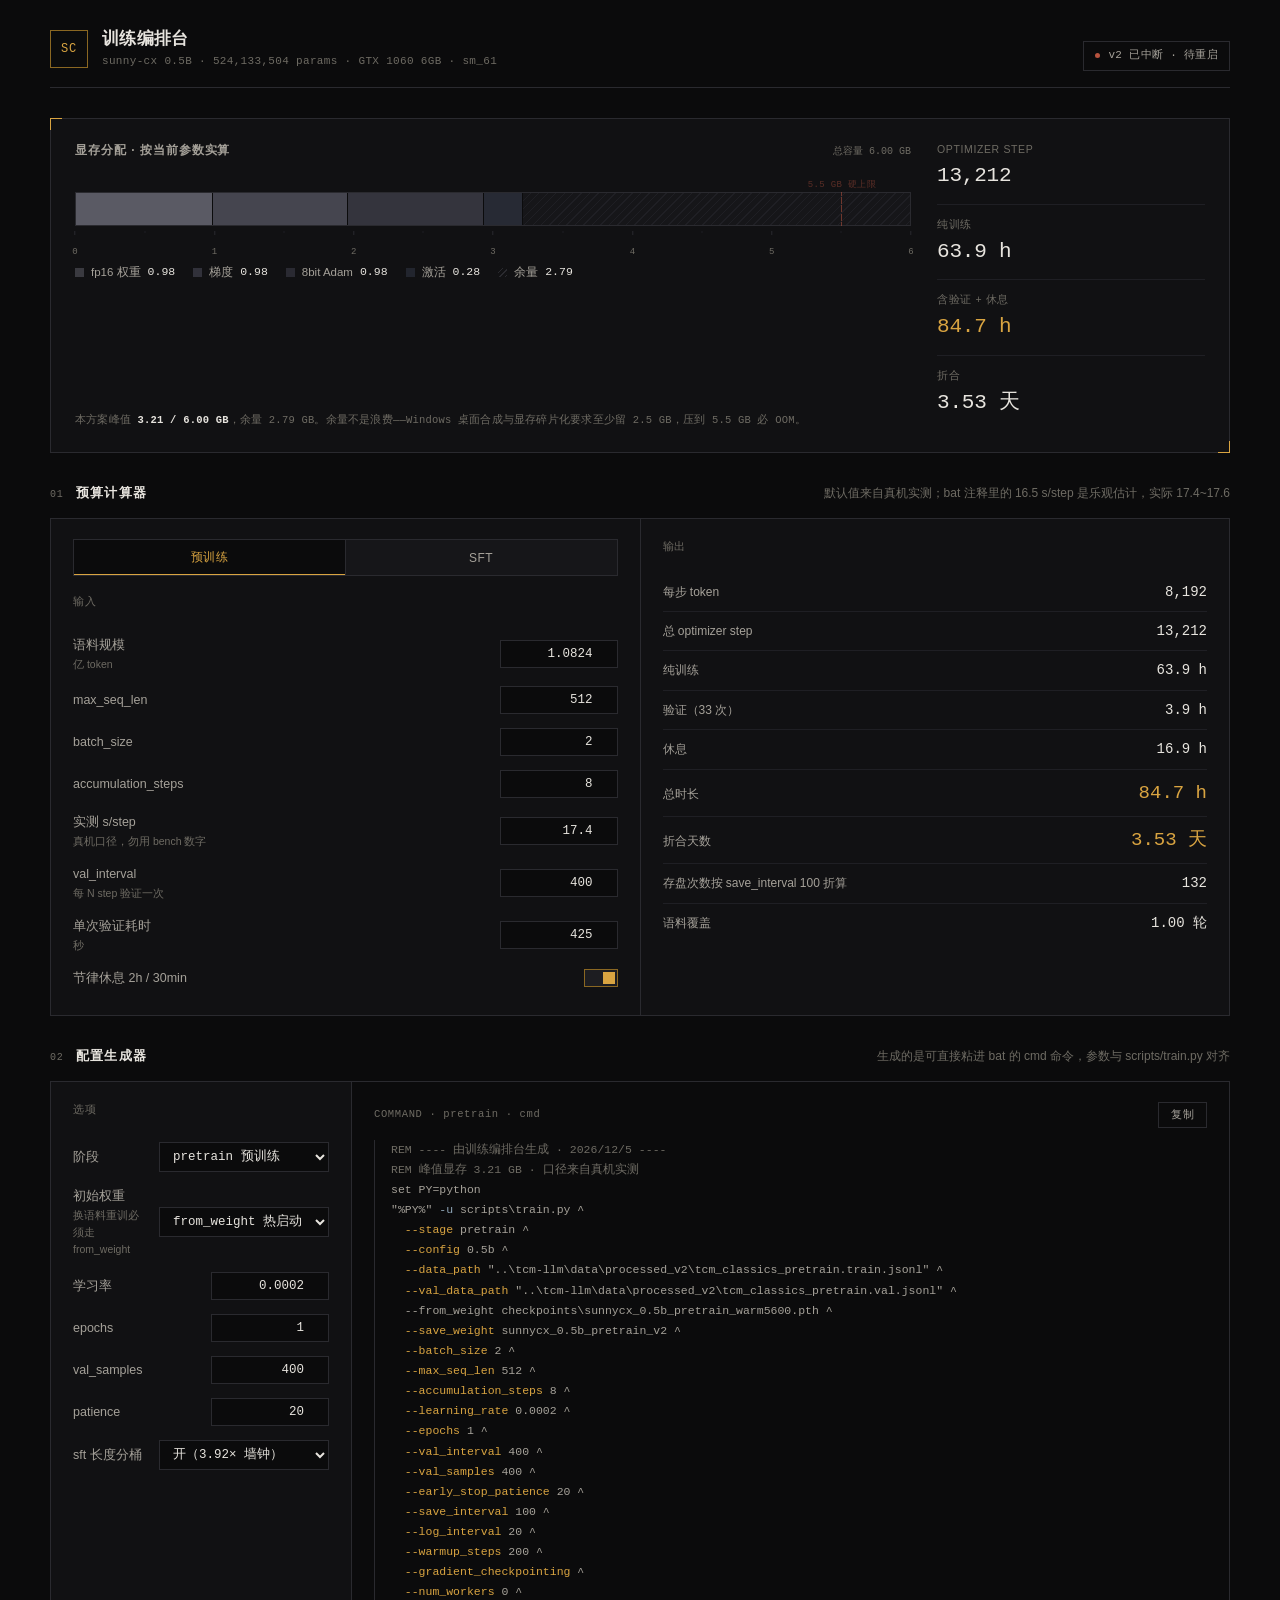
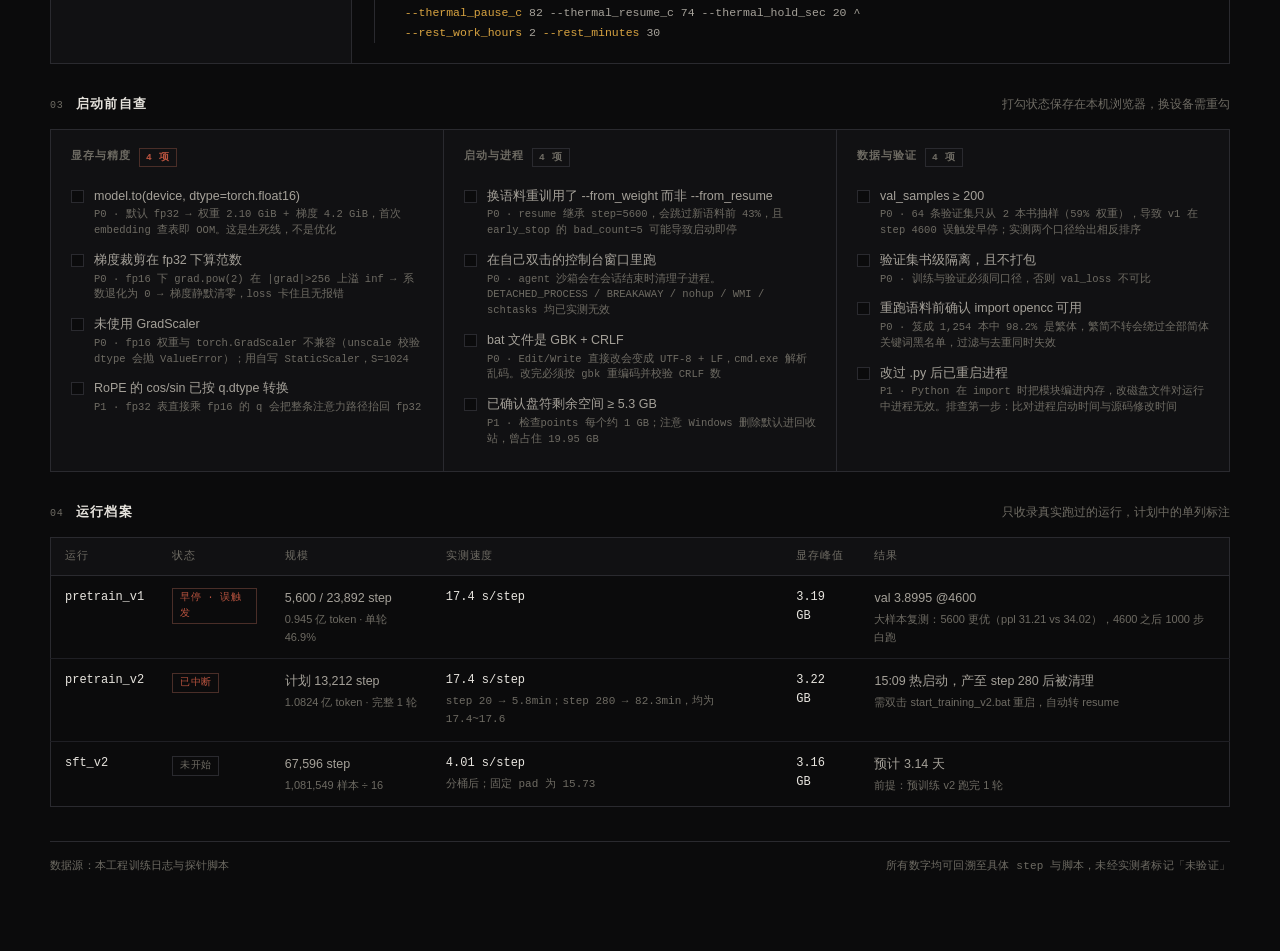
<file: docs/train-console.html>
<!DOCTYPE html>
<html lang="zh-CN">
<head>
<meta charset="utf-8">
<meta name="viewport" content="width=device-width,initial-scale=1">
<title>sunny-cx 训练编排台</title>
<style>
:root{
  --ink-0:#0B0B0C;
  --ink-1:#111113;
  --ink-2:#161619;
  --ink-3:#1D1D21;
  --line:#2A2A2F;
  --line-soft:#1F1F24;
  --text:#E7E4DE;
  --text-2:#A5A199;
  --text-3:#6E6B63;
  --amber:#D9A441;
  --amber-d:#8A6722;
  --danger:#B8533F;
  --ok:#7C8F6B;
  --mono:"JetBrains Mono","IBM Plex Mono","Cascadia Mono",ui-monospace,SFMono-Regular,Consolas,monospace;
  --sans:"Source Han Sans SC","Noto Sans SC","PingFang SC","Microsoft YaHei",sans-serif;
}
*{box-sizing:border-box;margin:0;padding:0}
html{-webkit-text-size-adjust:100%}
body{
  background:var(--ink-0);
  color:var(--text);
  font-family:var(--sans);
  font-size:14px;
  line-height:1.6;
  padding:28px 20px 72px;
  -webkit-font-smoothing:antialiased;
}
.shell{max-width:1180px;margin:0 auto}

/* ---------- masthead ---------- */
.masthead{
  display:flex;align-items:flex-end;justify-content:space-between;
  gap:20px;padding-bottom:16px;border-bottom:1px solid var(--line);
}
.brand{display:flex;align-items:center;gap:14px}
.brand-mark{
  width:38px;height:38px;flex:0 0 38px;
  border:1px solid var(--amber-d);
  display:flex;align-items:center;justify-content:center;
  font-family:var(--mono);font-size:12px;letter-spacing:.06em;
  color:var(--amber);
}
h1{font-size:17px;font-weight:600;letter-spacing:.02em;line-height:1.3}
.sub{font-family:var(--mono);font-size:11px;color:var(--text-3);letter-spacing:.03em;margin-top:3px}
.state{
  display:flex;align-items:center;gap:8px;
  font-family:var(--mono);font-size:11px;color:var(--text-2);
  border:1px solid var(--line);padding:5px 11px;letter-spacing:.03em;
  white-space:nowrap;
}
.dot{width:5px;height:5px;background:var(--danger);border-radius:50%}

/* ---------- section shell ---------- */
section{margin-top:30px}
.sec-head{display:flex;align-items:baseline;gap:12px;margin-bottom:14px}
.sec-head h2{font-size:13px;font-weight:600;letter-spacing:.10em;color:var(--text)}
.sec-head .idx{font-family:var(--mono);font-size:10px;color:var(--text-3);letter-spacing:.08em}
.sec-head .note{font-size:12px;color:var(--text-3);margin-left:auto;text-align:right}

/* ---------- hero gauge ---------- */
.hero{
  display:grid;grid-template-columns:1fr 268px;gap:26px;
  border:1px solid var(--line);background:var(--ink-1);
  padding:22px 24px;position:relative;
}
.hero::before,.hero::after{
  content:"";position:absolute;width:11px;height:11px;pointer-events:none;
}
.hero::before{top:-1px;left:-1px;border-top:1px solid var(--amber);border-left:1px solid var(--amber)}
.hero::after{bottom:-1px;right:-1px;border-bottom:1px solid var(--amber);border-right:1px solid var(--amber)}
.hero-l{display:flex;flex-direction:column}
.gauge-head{display:flex;align-items:baseline;justify-content:space-between;gap:12px;margin-bottom:18px}
.gauge-head h3{font-size:12px;font-weight:600;letter-spacing:.08em;color:var(--text-2)}
.gauge-head .unit{font-family:var(--mono);font-size:10px;color:var(--text-3)}

.gauge{position:relative;padding-top:14px}
.gauge-track{
  display:flex;height:34px;border:1px solid var(--line);
  background:var(--ink-2);overflow:hidden;
}
.seg{height:100%;position:relative;transition:width .28s ease}
.seg+.seg{border-left:1px solid #0B0B0C}
.seg-w{background:#5A5A64}
.seg-g{background:#45454F}
.seg-a{background:#34343D}
.seg-act{background:#272A34}
.seg-free{
  background:repeating-linear-gradient(135deg,transparent 0 5px,var(--line-soft) 5px 6px);
  flex:1;
}
.limit{position:absolute;top:14px;height:34px;width:1px;background:var(--danger);opacity:.55;pointer-events:none}
.limit span{position:absolute;top:-14px;left:50%;transform:translateX(-50%);white-space:nowrap;
  font-family:var(--mono);font-size:9px;color:var(--danger);opacity:.8;letter-spacing:.04em}
.gauge-ticks{position:relative;height:16px;margin-top:5px}
.tick{position:absolute;top:0;transform:translateX(-50%);text-align:center}
.tick i{display:block;width:1px;height:4px;background:var(--line);margin:0 auto 3px}
.tick.half i{height:2px;background:var(--line-soft)}
.tick span{font-family:var(--mono);font-size:9px;color:var(--text-3)}
.legend{display:flex;flex-wrap:wrap;gap:6px 18px;margin-top:16px}
.lg{display:flex;align-items:center;gap:7px;font-size:11.5px;color:var(--text-2)}
.lg i{width:9px;height:9px;flex:0 0 9px;display:block}
.lg b{font-family:var(--mono);font-weight:500;color:var(--text);font-size:11.5px}
.gauge-cap{
  margin-top:auto;padding-top:14px;font-family:var(--mono);font-size:10.5px;color:var(--text-3);
  letter-spacing:.02em;line-height:1.7;
}

.metrics{display:flex;flex-direction:column;gap:0;height:100%}
.metric{
  display:flex;flex-direction:column;gap:2px;
  padding:11px 0;border-bottom:1px solid var(--line-soft);
}
.metric:first-child{padding-top:0}
.metric:last-child{border-bottom:none}
.metric .k{font-size:10.5px;color:var(--text-3);letter-spacing:.06em}
.metric .v{font-family:var(--mono);font-size:21px;font-weight:500;letter-spacing:-.01em}
.metric .v.accent{color:var(--amber)}

/* ---------- calculator ---------- */
.calc{display:grid;grid-template-columns:1fr 1fr;gap:1px;background:var(--line);border:1px solid var(--line)}
.calc-pane{background:var(--ink-1);padding:20px 22px}
.pane-title{
  font-size:11px;letter-spacing:.09em;color:var(--text-3);
  font-family:var(--mono);margin-bottom:16px;
}
.tabs{display:flex;gap:1px;margin-bottom:18px;background:var(--line);border:1px solid var(--line)}
.tab{
  flex:1;background:var(--ink-2);border:none;color:var(--text-2);
  font-family:var(--sans);font-size:12px;padding:9px 6px;cursor:pointer;
  letter-spacing:.04em;transition:color .16s,background .16s;
}
.tab:hover{color:var(--text)}
.tab.on{background:var(--ink-0);color:var(--amber);box-shadow:inset 0 -1px 0 var(--amber)}

.field{display:flex;align-items:center;justify-content:space-between;gap:14px;padding:7px 0}
.field label{font-size:12.5px;color:var(--text-2)}
.field .hint{display:block;font-size:10.5px;color:var(--text-3);margin-top:1px}
.field input[type=number],.field input[type=text],.field select{
  width:118px;text-align:right;
  background:var(--ink-0);border:1px solid var(--line);color:var(--text);
  font-family:var(--mono);font-size:12.5px;padding:6px 9px;
}
.field input:focus,.field select:focus{outline:none;border-color:var(--amber-d)}
.field select{width:170px;text-align:left;cursor:pointer}
.switch{display:flex;align-items:center;gap:9px;cursor:pointer}
.switch input{appearance:none;width:34px;height:18px;background:var(--ink-3);border:1px solid var(--line);position:relative;cursor:pointer;transition:border-color .16s}
.switch input::after{content:"";position:absolute;top:2px;left:2px;width:12px;height:12px;background:var(--text-3);transition:transform .16s,background .16s}
.switch input:checked{border-color:var(--amber-d)}
.switch input:checked::after{transform:translateX(16px);background:var(--amber)}

.out-row{display:flex;align-items:baseline;justify-content:space-between;gap:12px;padding:8px 0;border-bottom:1px solid var(--line-soft)}
.out-row:last-of-type{border-bottom:none}
.out-row .k{font-size:12px;color:var(--text-2)}
.out-row .v{font-family:var(--mono);font-size:14px;color:var(--text)}
.out-row .v.big{font-size:19px;color:var(--amber)}

/* ---------- generator ---------- */
.gen{display:grid;grid-template-columns:300px 1fr;gap:1px;background:var(--line);border:1px solid var(--line)}
.gen-opts{background:var(--ink-1);padding:20px 22px}
.gen-out{background:var(--ink-0);padding:20px 22px;display:flex;flex-direction:column;min-width:0}
.code-head{display:flex;align-items:center;justify-content:space-between;margin-bottom:12px}
.code-head span{font-family:var(--mono);font-size:10.5px;color:var(--text-3);letter-spacing:.06em}
.copy{
  background:transparent;border:1px solid var(--line);color:var(--text-2);
  font-family:var(--mono);font-size:10.5px;padding:5px 12px;cursor:pointer;letter-spacing:.04em;
  transition:border-color .16s,color .16s;
}
.copy:hover{border-color:var(--amber-d);color:var(--amber)}
pre{
  flex:1;font-family:var(--mono);font-size:11.5px;line-height:1.75;
  color:var(--text-2);overflow:auto;white-space:pre;tab-size:2;
  border-left:1px solid var(--line);padding-left:16px;
}
pre .c{color:var(--text-3)}
pre .k{color:var(--amber)}
pre .f{color:#8FA6B8}

/* ---------- checklist ---------- */
.pit-grid{display:grid;grid-template-columns:repeat(3,1fr);gap:1px;background:var(--line);border:1px solid var(--line)}
.pit-col{background:var(--ink-1);padding:18px 20px}
.pit-col h4{
  font-size:11px;letter-spacing:.09em;font-family:var(--mono);
  color:var(--text-3);margin-bottom:14px;display:flex;align-items:center;gap:8px;
}
.pit-col h4 em{font-style:normal;font-size:9.5px;padding:1px 6px;border:1px solid var(--line);color:var(--text-3)}
.pit-col h4 em.p0{color:var(--danger);border-color:#4A2E28}
.chk{display:flex;gap:10px;align-items:flex-start;padding:6px 0;cursor:pointer;font-size:12.5px;color:var(--text-2);line-height:1.5}
.chk input{appearance:none;flex:0 0 13px;width:13px;height:13px;margin-top:3px;border:1px solid var(--line);background:var(--ink-0);cursor:pointer;position:relative;transition:border-color .14s}
.chk input:checked{border-color:var(--amber-d)}
.chk input:checked::after{content:"";position:absolute;left:3px;top:0px;width:5px;height:9px;border-right:1px solid var(--amber);border-bottom:1px solid var(--amber);transform:rotate(42deg)}
.chk input:checked+span{color:var(--text-3);text-decoration:line-through;text-decoration-color:var(--line)}
.chk em{font-style:normal;font-family:var(--mono);font-size:10.5px;color:var(--text-3);display:block;margin-top:2px}

/* ---------- runs table ---------- */
.runs{width:100%;border-collapse:collapse;border:1px solid var(--line)}
.runs th{
  text-align:left;font-size:10.5px;font-weight:500;letter-spacing:.08em;
  color:var(--text-3);padding:10px 14px;border-bottom:1px solid var(--line);
  background:var(--ink-1);white-space:nowrap;font-family:var(--mono);
}
.runs td{padding:12px 14px;border-bottom:1px solid var(--line-soft);font-size:12.5px;color:var(--text-2);vertical-align:top}
.runs tr:last-child td{border-bottom:none}
.runs td.mono{font-family:var(--mono);font-size:12px;color:var(--text)}
.runs .tag{
  display:inline-block;font-family:var(--mono);font-size:10px;padding:1px 7px;
  border:1px solid var(--line);color:var(--text-3);letter-spacing:.04em;
}
.runs .tag.stop{color:var(--danger);border-color:#4A2E28}
.runs .tag.live{color:var(--amber);border-color:var(--amber-d)}
.runs .tag.plan{color:var(--text-3)}
.runs td .sub2{display:block;font-size:11px;color:var(--text-3);margin-top:3px}

.foot{
  margin-top:34px;padding-top:16px;border-top:1px solid var(--line);
  display:flex;justify-content:space-between;gap:16px;flex-wrap:wrap;
  font-size:11px;color:var(--text-3);font-family:var(--mono);letter-spacing:.02em;
}

@media (max-width:900px){
  .hero{grid-template-columns:1fr;gap:20px}
  .calc,.gen{grid-template-columns:1fr}
  .pit-grid{grid-template-columns:1fr}
  .masthead{flex-direction:column;align-items:flex-start}
}
@media (prefers-reduced-motion:reduce){
  *{transition:none!important;animation:none!important}
}
</style>
</head>
<body>
<div class="shell">

  <header class="masthead">
    <div class="brand">
      <div class="brand-mark">SC</div>
      <div>
        <h1>训练编排台</h1>
        <p class="sub">sunny-cx 0.5B · 524,133,504 params · GTX 1060 6GB · sm_61</p>
      </div>
    </div>
    <div class="state"><span class="dot"></span><span id="stateText">v2 已中断 · 待重启</span></div>
  </header>

  <!-- ================= HERO ================= -->
  <section class="hero">
    <div class="hero-l">
      <div class="gauge-head">
        <h3>显存分配 · 按当前参数实算</h3>
        <span class="unit">总容量 6.00 GB</span>
      </div>
      <div class="gauge">
        <div class="limit" style="left:91.67%"><span>5.5 GB 硬上限</span></div>
        <div class="gauge-track" id="vramBar">
          <div class="seg seg-w" id="segW"></div>
          <div class="seg seg-g" id="segG"></div>
          <div class="seg seg-a" id="segA"></div>
          <div class="seg seg-act" id="segAct"></div>
          <div class="seg seg-free"></div>
        </div>
        <div class="gauge-ticks" id="ticks"></div>
      </div>
      <div class="legend">
        <span class="lg"><i style="background:#3A3A40"></i>fp16 权重 <b id="lgW">0.98</b></span>
        <span class="lg"><i style="background:#31313A"></i>梯度 <b id="lgG">0.98</b></span>
        <span class="lg"><i style="background:#2A2A32"></i>8bit Adam <b id="lgA">0.98</b></span>
        <span class="lg"><i style="background:#22252E"></i>激活 <b id="lgAct">0.28</b></span>
        <span class="lg"><i style="background:repeating-linear-gradient(135deg,transparent 0 3px,#2A2A2F 3px 4px)"></i>余量 <b id="lgFree">2.78</b></span>
      </div>
      <p class="gauge-cap" id="capText">实测锚点：pad 512 → 峰值 3.22 GB；pad 96 → 峰值 3.16 GB。余量 2.7 GB 不是浪费——Windows 桌面合成与显存碎片化要求至少留 2.5 GB，压到 5.5 GB 必 OOM。</p>
    </div>

    <div class="metrics">
      <div class="metric"><span class="k">OPTIMIZER STEP</span><span class="v" id="mSteps">13,212</span></div>
      <div class="metric"><span class="k">纯训练</span><span class="v" id="mTrain">60.6 h</span></div>
      <div class="metric"><span class="k">含验证 + 休息</span><span class="v accent" id="mTotal">80.6 h</span></div>
      <div class="metric"><span class="k">折合</span><span class="v" id="mDays">3.36 天</span></div>
    </div>
  </section>

  <!-- ================= CALCULATOR ================= -->
  <section>
    <div class="sec-head">
      <span class="idx">01</span><h2>预算计算器</h2>
      <span class="note">默认值来自真机实测；bat 注释里的 16.5 s/step 是乐观估计，实际 17.4~17.6</span>
    </div>
    <div class="calc">
      <div class="calc-pane">
        <div class="tabs">
          <button class="tab on" data-stage="pretrain">预训练</button>
          <button class="tab" data-stage="sft">SFT</button>
        </div>
        <div class="pane-title">输入</div>
        <div class="field">
          <label>语料规模<span class="hint" id="hCorpus">亿 token</span></label>
          <input type="number" id="inCorpus" value="1.0824" step="0.0001" min="0.0001">
        </div>
        <div class="field">
          <label>max_seq_len</label>
          <input type="number" id="inSeq" value="512" step="64" min="64">
        </div>
        <div class="field">
          <label>batch_size</label>
          <input type="number" id="inBatch" value="2" step="1" min="1">
        </div>
        <div class="field">
          <label>accumulation_steps</label>
          <input type="number" id="inAccum" value="8" step="1" min="1">
        </div>
        <div class="field">
          <label>实测 s/step<span class="hint" id="hSpeed">真机口径，勿用 bench 数字</span></label>
          <input type="number" id="inSpeed" value="17.4" step="0.1" min="0.1">
        </div>
        <div class="field">
          <label>val_interval<span class="hint">每 N step 验证一次</span></label>
          <input type="number" id="inValInt" value="400" step="10" min="10">
        </div>
        <div class="field">
          <label>单次验证耗时<span class="hint">秒</span></label>
          <input type="number" id="inValSec" value="425" step="5" min="1">
        </div>
        <div class="field">
          <label>节律休息 2h / 30min</label>
          <label class="switch"><input type="checkbox" id="inRest" checked></label>
        </div>
      </div>

      <div class="calc-pane">
        <div class="pane-title">输出</div>
        <div class="out-row"><span class="k">每步 token</span><span class="v" id="oTokStep">8,192</span></div>
        <div class="out-row"><span class="k">总 optimizer step</span><span class="v" id="oSteps">13,212</span></div>
        <div class="out-row"><span class="k">纯训练</span><span class="v" id="oTrain">60.6 h</span></div>
        <div class="out-row"><span class="k">验证（<span id="oValN">33</span> 次）</span><span class="v" id="oVal">3.9 h</span></div>
        <div class="out-row"><span class="k">休息</span><span class="v" id="oRest">16.1 h</span></div>
        <div class="out-row"><span class="k">总时长</span><span class="v big" id="oTotal">80.6 h</span></div>
        <div class="out-row"><span class="k">折合天数</span><span class="v big" id="oDays">3.36 天</span></div>
        <div class="out-row"><span class="k">存盘次数<span class="hint">按 save_interval 100 折算</span></span><span class="v" id="oSave">132</span></div>
        <div class="out-row"><span class="k">语料覆盖</span><span class="v" id="oCover">1.00 轮</span></div>
      </div>
    </div>
  </section>

  <!-- ================= GENERATOR ================= -->
  <section>
    <div class="sec-head">
      <span class="idx">02</span><h2>配置生成器</h2>
      <span class="note">生成的是可直接粘进 bat 的 cmd 命令，参数与 scripts/train.py 对齐</span>
    </div>
    <div class="gen">
      <div class="gen-opts">
        <div class="pane-title">选项</div>
        <div class="field">
          <label>阶段</label>
          <select id="gStage">
            <option value="pretrain">pretrain 预训练</option>
            <option value="sft">sft 指令微调</option>
          </select>
        </div>
        <div class="field">
          <label>初始权重<span class="hint" id="hInit">换语料重训必须走 from_weight</span></label>
          <select id="gInit">
            <option value="warm">from_weight 热启动</option>
            <option value="resume">from_resume 断点续训</option>
            <option value="scratch">从头开始</option>
          </select>
        </div>
        <div class="field">
          <label>学习率</label>
          <input type="number" id="gLr" value="0.0002" step="0.00001" min="0.000001">
        </div>
        <div class="field">
          <label>epochs</label>
          <input type="number" id="gEpochs" value="1" step="1" min="1">
        </div>
        <div class="field">
          <label>val_samples</label>
          <input type="number" id="gValS" value="400" step="50" min="20">
        </div>
        <div class="field">
          <label>patience</label>
          <input type="number" id="gPat" value="20" step="1" min="1">
        </div>
        <div class="field">
          <label>sft 长度分桶</label>
          <select id="gBucket">
            <option value="on">开（3.92× 墙钟）</option>
            <option value="off">关（固定 pad 512）</option>
          </select>
        </div>
      </div>

      <div class="gen-out">
        <div class="code-head">
          <span id="codeLabel">COMMAND · cmd</span>
          <button class="copy" id="btnCopy">复制</button>
        </div>
        <pre id="codeOut"></pre>
      </div>
    </div>
  </section>

  <!-- ================= PITFALLS ================= -->
  <section>
    <div class="sec-head">
      <span class="idx">03</span><h2>启动前自查</h2>
      <span class="note">打勾状态保存在本机浏览器，换设备需重勾</span>
    </div>
    <div class="pit-grid" id="pitGrid"></div>
  </section>

  <!-- ================= RUNS ================= -->
  <section>
    <div class="sec-head">
      <span class="idx">04</span><h2>运行档案</h2>
      <span class="note">只收录真实跑过的运行，计划中的单列标注</span>
    </div>
    <table class="runs">
      <thead>
        <tr><th>运行</th><th>状态</th><th>规模</th><th>实测速度</th><th>显存峰值</th><th>结果</th></tr>
      </thead>
      <tbody>
        <tr>
          <td class="mono">pretrain_v1</td>
          <td><span class="tag stop">早停 · 误触发</span></td>
          <td>5,600 / 23,892 step<span class="sub2">0.945 亿 token · 单轮 46.9%</span></td>
          <td class="mono">17.4 s/step</td>
          <td class="mono">3.19 GB</td>
          <td>val 3.8995 @4600<span class="sub2">大样本复测：5600 更优（ppl 31.21 vs 34.02），4600 之后 1000 步白跑</span></td>
        </tr>
        <tr>
          <td class="mono">pretrain_v2</td>
          <td><span class="tag stop">已中断</span></td>
          <td>计划 13,212 step<span class="sub2">1.0824 亿 token · 完整 1 轮</span></td>
          <td class="mono">17.4 s/step<span class="sub2">step 20 → 5.8min；step 280 → 82.3min，均为 17.4~17.6</span></td>
          <td class="mono">3.22 GB</td>
          <td>15:09 热启动，产至 step 280 后被清理<span class="sub2">需双击 start_training_v2.bat 重启，自动转 resume</span></td>
        </tr>
        <tr>
          <td class="mono">sft_v2</td>
          <td><span class="tag plan">未开始</span></td>
          <td>67,596 step<span class="sub2">1,081,549 样本 ÷ 16</span></td>
          <td class="mono">4.01 s/step<span class="sub2">分桶后；固定 pad 为 15.73</span></td>
          <td class="mono">3.16 GB</td>
          <td>预计 3.14 天<span class="sub2">前提：预训练 v2 跑完 1 轮</span></td>
        </tr>
      </tbody>
    </table>
  </section>

  <div class="foot">
    <span>数据源：本工程训练日志与探针脚本</span>
    <span>所有数字均可回溯至具体 step 与脚本，未经实测者标记「未验证」</span>
  </div>

</div>

<script>
"use strict";

/* ---------- 常量：全部来自真机实测 ---------- */
const PARAMS = 524133504;
const GB = 1024 * 1024 * 1024;
const W_WEIGHT = PARAMS * 2 / GB;        // fp16 权重
const W_GRAD   = PARAMS * 2 / GB;        // fp16 梯度
const W_ADAM   = PARAMS * 2 / GB;        // 8bit Adam 两个状态
const TOTAL_VRAM = 6.0;

const STAGE = {
  pretrain: {
    corpus: 1.0824, seq: 512, batch: 2, accum: 8, speed: 17.4,
    valInt: 400, valSec: 425, saveInt: 100,
    corpusLabel: "亿 token", speedHint: "真机口径，勿用 bench 数字",
    init: "warm", lr: 0.0002, valSamples: 400, patience: 20
  },
  sft: {
    corpus: 108.1549, seq: 512, batch: 2, accum: 8, speed: 4.01,
    valInt: 2000, valSec: 200, saveInt: 500,
    corpusLabel: "万样本（÷16 = step）", speedHint: "分桶 4.01；固定 pad 15.73",
    init: "warm", lr: 0.0001, valSamples: 200, patience: 3
  }
};

let stage = "pretrain";

const $ = id => document.getElementById(id);
const fmt = (n, d = 0) => n.toLocaleString("en-US", { minimumFractionDigits: d, maximumFractionDigits: d });

/* ---------- 显存刻度 ---------- */
function buildTicks() {
  const box = $("ticks");
  box.innerHTML = "";
  for (let g = 0; g <= 6; g += 0.5) {
    const whole = Math.abs(g - Math.round(g)) < 1e-9;
    const d = document.createElement("div");
    d.className = "tick" + (whole ? "" : " half");
    d.style.left = (g / 6 * 100) + "%";
    d.innerHTML = whole
      ? '<i></i><span>' + g.toFixed(0) + "</span>"
      : '<i></i>';
    box.appendChild(d);
  }
}

/* ---------- 核心计算 ---------- */
function compute() {
  const corpus = parseFloat($("inCorpus").value) || 0;
  const seq    = parseInt($("inSeq").value, 10) || 512;
  const batch  = parseInt($("inBatch").value, 10) || 1;
  const accum  = parseInt($("inAccum").value, 10) || 1;
  const speed  = parseFloat($("inSpeed").value) || 1;
  const valInt = parseInt($("inValInt").value, 10) || 100;
  const valSec = parseFloat($("inValSec").value) || 0;
  const restOn = $("inRest").checked;

  const tokStep = batch * seq * accum;
  let steps;
  if (stage === "pretrain") {
    steps = Math.floor(corpus * 1e8 / tokStep);
  } else {
    /* SFT：corpus 单位是「万样本」，每 step 消耗 batch × accum 条 */
    steps = Math.floor(corpus * 1e4 / (batch * accum));
  }

  const trainH = steps * speed / 3600;
  const valN   = Math.max(0, Math.floor(steps / valInt));
  const valH   = valN * valSec / 3600;
  const coreH  = trainH + valH;
  const restH  = restOn ? coreH * (30 / 120) : 0;
  const totalH = coreH + restH;

  /* 显存：激活随 pad 长度变化，用两个实测锚点线性插值 */
  const padLen = stage === "sft" ? Math.min(seq, 96) : seq;
  const act = 0.15 + 0.13 * (padLen / 512);
  const used = W_WEIGHT + W_GRAD + W_ADAM + act;
  const free = Math.max(0, TOTAL_VRAM - used);

  /* ---- hero ---- */
  $("mSteps").textContent = fmt(steps);
  $("mTrain").textContent = trainH.toFixed(1) + " h";
  $("mTotal").textContent = totalH.toFixed(1) + " h";
  $("mDays").textContent  = (totalH / 24).toFixed(2) + " 天";

  const pct = v => (v / TOTAL_VRAM * 100).toFixed(2) + "%";
  $("segW").style.width   = pct(W_WEIGHT);
  $("segG").style.width   = pct(W_GRAD);
  $("segA").style.width   = pct(W_ADAM);
  $("segAct").style.width = pct(act);

  $("lgW").textContent   = W_WEIGHT.toFixed(2);
  $("lgG").textContent   = W_GRAD.toFixed(2);
  $("lgA").textContent   = W_ADAM.toFixed(2);
  $("lgAct").textContent = act.toFixed(2);
  $("lgFree").textContent = free.toFixed(2);

  $("capText").innerHTML = "本方案峰值 <b style='color:#E7E4DE'>" + used.toFixed(2) +
    " / 6.00 GB</b>，余量 " + free.toFixed(2) +
    " GB。余量不是浪费——Windows 桌面合成与显存碎片化要求至少留 2.5 GB，压到 5.5 GB 必 OOM。" +
    (stage === "sft" ? " SFT 走长度分桶后平均 pad 约 96，激活随之下降。" : "");

  /* ---- 输出 ---- */
  $("oTokStep").textContent = fmt(tokStep);
  $("oSteps").textContent   = fmt(steps);
  $("oTrain").textContent   = trainH.toFixed(1) + " h";
  $("oValN").textContent    = fmt(valN);
  $("oVal").textContent     = valH.toFixed(1) + " h";
  $("oRest").textContent    = restOn ? restH.toFixed(1) + " h" : "关闭";
  $("oTotal").textContent   = totalH.toFixed(1) + " h";
  $("oDays").textContent    = (totalH / 24).toFixed(2) + " 天";

  const saveInt = STAGE[stage].saveInt;
  $("oSave").textContent = fmt(Math.floor(steps / saveInt));
  $("oCover").textContent = stage === "pretrain" ? "1.00 轮" : "1.00 遍";
}

/* ---------- 阶段切换 ---------- */
function applyStage(s) {
  stage = s;
  const c = STAGE[s];
  $("inCorpus").value = c.corpus;
  $("inSeq").value    = c.seq;
  $("inBatch").value  = c.batch;
  $("inAccum").value  = c.accum;
  $("inSpeed").value  = c.speed;
  $("inValInt").value = c.valInt;
  $("inValSec").value = c.valSec;
  $("hCorpus").textContent = c.corpusLabel;
  $("hSpeed").textContent  = c.speedHint;
  $("gLr").value       = c.lr;
  $("gValS").value     = c.valSamples;
  $("gPat").value      = c.patience;
  $("gStage").value    = s;
  document.querySelectorAll(".tab").forEach(t => t.classList.toggle("on", t.dataset.stage === s));
  compute();
  renderCode();
}

/* ---------- 命令生成 ---------- */
function renderCode() {
  const s = stage;
  const init = $("gInit").value;
  const lr = parseFloat($("gLr").value) || 0.0002;
  const epochs = parseInt($("gEpochs").value, 10) || 1;
  const valS = parseInt($("gValS").value, 10) || 400;
  const pat = parseInt($("gPat").value, 10) || 20;
  const bucket = $("gBucket").value === "on";
  const seq = parseInt($("inSeq").value, 10) || 512;
  const batch = parseInt($("inBatch").value, 10) || 2;
  const accum = parseInt($("inAccum").value, 10) || 8;

  const isPre = s === "pretrain";
  const dataDir = "..\\tcm-llm\\data\\processed_v2";
  const trainF = isPre ? "tcm_classics_pretrain.train.jsonl" : "tcm_classics_qa.train.jsonl";
  const valF   = isPre ? "tcm_classics_pretrain.val.jsonl"   : "tcm_classics_qa.val.jsonl";
  const saveW  = isPre ? "sunnycx_0.5b_pretrain_v2" : "sunnycx_0.5b_sft_v2";

  let initLine;
  if (init === "resume") {
    initLine = "  --from_resume";
  } else if (init === "warm") {
    initLine = "  --from_weight " + (isPre
      ? "checkpoints\\sunnycx_0.5b_pretrain_warm5600.pth"
      : "checkpoints\\sunnycx_0.5b_pretrain_v2_best.pth");
  } else {
    initLine = "  REM 从头开始：不传任何初始权重参数";
  }

  const lines = [
    "<span class='c'>REM ---- 由训练编排台生成 · " + new Date().toLocaleDateString("zh-CN") + " ----</span>",
    "<span class='c'>REM 峰值显存 " + (W_WEIGHT + W_GRAD + W_ADAM + (isPre ? 0.28 : 0.17)).toFixed(2) + " GB · 口径来自真机实测</span>",
    "set PY=python",
    "",
    "\"%PY%\" <span class='f'>-u</span> scripts\\train.py ^",
    "  <span class='k'>--stage</span> " + s + " ^",
    "  <span class='k'>--config</span> 0.5b ^",
    "  <span class='k'>--data_path</span> \"" + dataDir + "\\" + trainF + "\" ^",
    "  <span class='k'>--val_data_path</span> \"" + dataDir + "\\" + valF + "\" ^",
    initLine + " ^",
    "  <span class='k'>--save_weight</span> " + saveW + " ^",
    "  <span class='k'>--batch_size</span> " + batch + " ^",
    "  <span class='k'>--max_seq_len</span> " + seq + " ^",
    "  <span class='k'>--accumulation_steps</span> " + accum + " ^",
    "  <span class='k'>--learning_rate</span> " + lr + " ^",
    "  <span class='k'>--epochs</span> " + epochs + " ^",
    "  <span class='k'>--val_interval</span> " + ($("inValInt").value) + " ^",
    "  <span class='k'>--val_samples</span> " + valS + " ^",
    "  <span class='k'>--early_stop_patience</span> " + pat + " ^",
    "  <span class='k'>--save_interval</span> " + (isPre ? 100 : 500) + " ^",
    "  <span class='k'>--log_interval</span> 20 ^",
    "  <span class='k'>--warmup_steps</span> 200 ^",
    (isPre ? "" : (bucket ? "  <span class='k'>--sft_bucket_chunk</span> 512 ^" : "  <span class='k'>--no_sft_bucket</span> ^")),
    "  <span class='k'>--gradient_checkpointing</span> ^",
    "  <span class='k'>--num_workers</span> 0 ^",
    "  <span class='k'>--thermal_pause_c</span> 82 --thermal_resume_c 74 --thermal_hold_sec 20 ^",
    "  <span class='k'>--rest_work_hours</span> 2 <span class='k'>--rest_minutes</span> 30"
  ].filter(x => x !== "");

  $("codeOut").innerHTML = lines.join("\n");
  $("codeLabel").textContent = "COMMAND · " + (isPre ? "pretrain" : "sft") + " · cmd";
}

/* ---------- 自查清单 ---------- */
const PITS = [
  {
    title: "显存与精度",
    items: [
      ["P0", "model.to(device, dtype=torch.float16)", "默认 fp32 → 权重 2.10 GiB + 梯度 4.2 GiB，首次 embedding 查表即 OOM。这是生死线，不是优化"],
      ["P0", "梯度裁剪在 fp32 下算范数", "fp16 下 grad.pow(2) 在 |grad|>256 上溢 inf → 系数退化为 0 → 梯度静默清零，loss 卡住且无报错"],
      ["P0", "未使用 GradScaler", "fp16 权重与 torch.GradScaler 不兼容（unscale 校验 dtype 会抛 ValueError）；用自写 StaticScaler，S=1024"],
      ["P1", "RoPE 的 cos/sin 已按 q.dtype 转换", "fp32 表直接乘 fp16 的 q 会把整条注意力路径抬回 fp32"]
    ]
  },
  {
    title: "启动与进程",
    items: [
      ["P0", "换语料重训用了 --from_weight 而非 --from_resume", "resume 继承 step=5600，会跳过新语料前 43%，且 early_stop 的 bad_count=5 可能导致启动即停"],
      ["P0", "在自己双击的控制台窗口里跑", "agent 沙箱会在会话结束时清理子进程。DETACHED_PROCESS / BREAKAWAY / nohup / WMI / schtasks 均已实测无效"],
      ["P0", "bat 文件是 GBK + CRLF", "Edit/Write 直接改会变成 UTF-8 + LF，cmd.exe 解析乱码。改完必须按 gbk 重编码并校验 CRLF 数"],
      ["P1", "已确认盘符剩余空间 ≥ 5.3 GB", "检查points 每个约 1 GB；注意 Windows 删除默认进回收站，曾占住 19.95 GB"]
    ]
  },
  {
    title: "数据与验证",
    items: [
      ["P0", "val_samples ≥ 200", "64 条验证集只从 2 本书抽样（59% 权重），导致 v1 在 step 4600 误触发早停；实测两个口径给出相反排序"],
      ["P0", "验证集书级隔离，且不打包", "训练与验证必须同口径，否则 val_loss 不可比"],
      ["P0", "重跑语料前确认 import opencc 可用", "笈成 1,254 本中 98.2% 是繁体，繁简不转会绕过全部简体关键词黑名单，过滤与去重同时失效"],
      ["P1", "改过 .py 后已重启进程", "Python 在 import 时把模块编进内存，改磁盘文件对运行中进程无效。排查第一步：比对进程启动时间与源码修改时间"]
    ]
  }
];

function renderPits() {
  const grid = $("pitGrid");
  grid.innerHTML = "";
  const saved = JSON.parse(localStorage.getItem("sc_pits") || "{}");
  PITS.forEach((grp, gi) => {
    const col = document.createElement("div");
    col.className = "pit-col";
    const h = document.createElement("h4");
    h.innerHTML = grp.title + ' <em class="' + (gi === 0 ? "p0" : "") + '">' + grp.items.length + " 项</em>";
    col.appendChild(h);
    grp.items.forEach((it, ii) => {
      const key = gi + "-" + ii;
      const lab = document.createElement("label");
      lab.className = "chk";
      const cb = document.createElement("input");
      cb.type = "checkbox";
      cb.checked = !!saved[key];
      cb.addEventListener("change", () => {
        const cur = JSON.parse(localStorage.getItem("sc_pits") || "{}");
        cur[key] = cb.checked;
        localStorage.setItem("sc_pits", JSON.stringify(cur));
      });
      const sp = document.createElement("span");
      sp.innerHTML = it[1] + "<em>" + it[0] + " · " + it[2] + "</em>";
      lab.appendChild(cb);
      lab.appendChild(sp);
      col.appendChild(lab);
    });
    grid.appendChild(col);
  });
}

/* ---------- 事件 ---------- */
["inCorpus", "inSeq", "inBatch", "inAccum", "inSpeed", "inValInt", "inValSec", "inRest"]
  .forEach(id => {
    $(id).addEventListener("input", () => { compute(); });
    $(id).addEventListener("change", () => { compute(); });
  });

["gStage", "gInit", "gLr", "gEpochs", "gValS", "gPat", "gBucket"]
  .forEach(id => $(id).addEventListener("input", renderCode));
["gStage", "gInit", "gBucket"].forEach(id => $(id).addEventListener("change", () => {
  if (id === "gStage") { applyStage($("gStage").value); return; }
  renderCode();
}));

document.querySelectorAll(".tab").forEach(t => {
  t.addEventListener("click", () => applyStage(t.dataset.stage));
});

$("btnCopy").addEventListener("click", async () => {
  const txt = $("codeOut").innerText;
  try {
    await navigator.clipboard.writeText(txt);
    $("btnCopy").textContent = "已复制";
  } catch (e) {
    const ta = document.createElement("textarea");
    ta.value = txt; document.body.appendChild(ta); ta.select();
    document.execCommand("copy"); document.body.removeChild(ta);
    $("btnCopy").textContent = "已复制";
  }
  setTimeout(() => { $("btnCopy").textContent = "复制"; }, 1600);
});

/* ---------- init ---------- */
buildTicks();
renderPits();
applyStage("pretrain");
</script>
</body>
</html>
</file>
